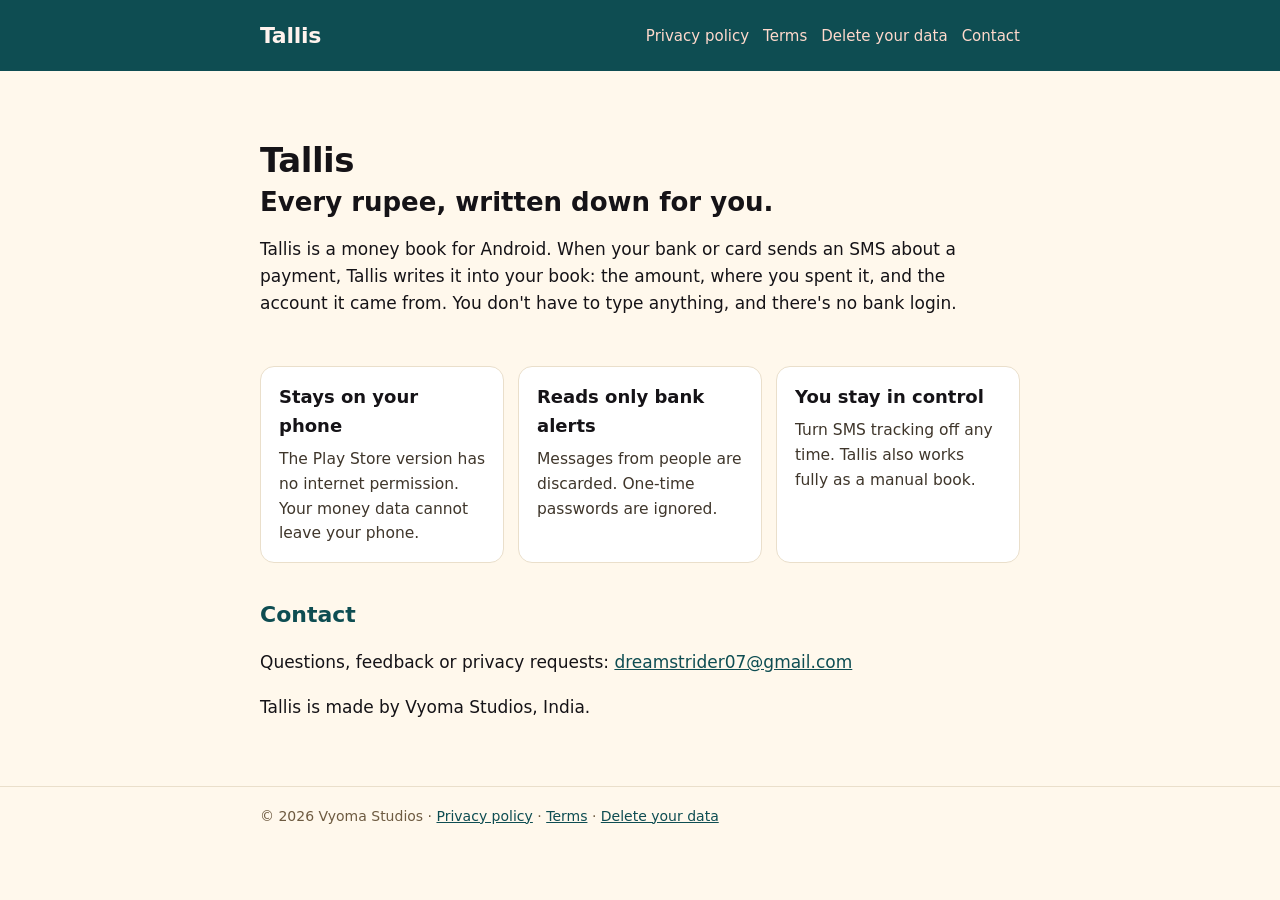
<file: index.html>
<!doctype html>
<html lang="en-IN">
<head>
  <meta charset="utf-8">
  <meta name="viewport" content="width=device-width, initial-scale=1">
  <title>Tallis: every rupee, written down for you</title>
  <meta name="description" content="Tallis turns your bank and card SMS alerts into a private money book on your phone. No bank login, and your data stays on your phone.">
  <link rel="stylesheet" href="assets/site.css">
</head>
<body>
  <header class="top"><div class="wrap">
    <a class="brand" href="./">Tallis</a>
    <nav><a href="privacy/">Privacy policy</a><a href="terms/">Terms</a><a href="delete-data/">Delete your data</a><a href="#contact">Contact</a></nav>
  </div></header>
  <main><div class="wrap">
    <section class="hero">
      <h1>Tallis</h1>
      <p class="tag">Every rupee, written down for you.</p>
      <p>Tallis is a money book for Android. When your bank or card sends an SMS about a payment, Tallis writes it into your book: the amount, where you spent it, and the account it came from. You don't have to type anything, and there's no bank login.</p>
    </section>
    <div class="cards">
      <div class="card"><h3>Stays on your phone</h3><p>The Play Store version has no internet permission. Your money data cannot leave your phone.</p></div>
      <div class="card"><h3>Reads only bank alerts</h3><p>Messages from people are discarded. One-time passwords are ignored.</p></div>
      <div class="card"><h3>You stay in control</h3><p>Turn SMS tracking off any time. Tallis also works fully as a manual book.</p></div>
    </div>
    <h2 id="contact">Contact</h2>
    <p>Questions, feedback or privacy requests: <a href="mailto:dreamstrider07@gmail.com">dreamstrider07@gmail.com</a></p>
    <p>Tallis is made by Vyoma Studios, India.</p>
  </div></main>
  <footer><div class="wrap">© 2026 Vyoma Studios · <a href="privacy/">Privacy policy</a> · <a href="terms/">Terms</a> · <a href="delete-data/">Delete your data</a></div></footer>
</body>
</html>
</file>
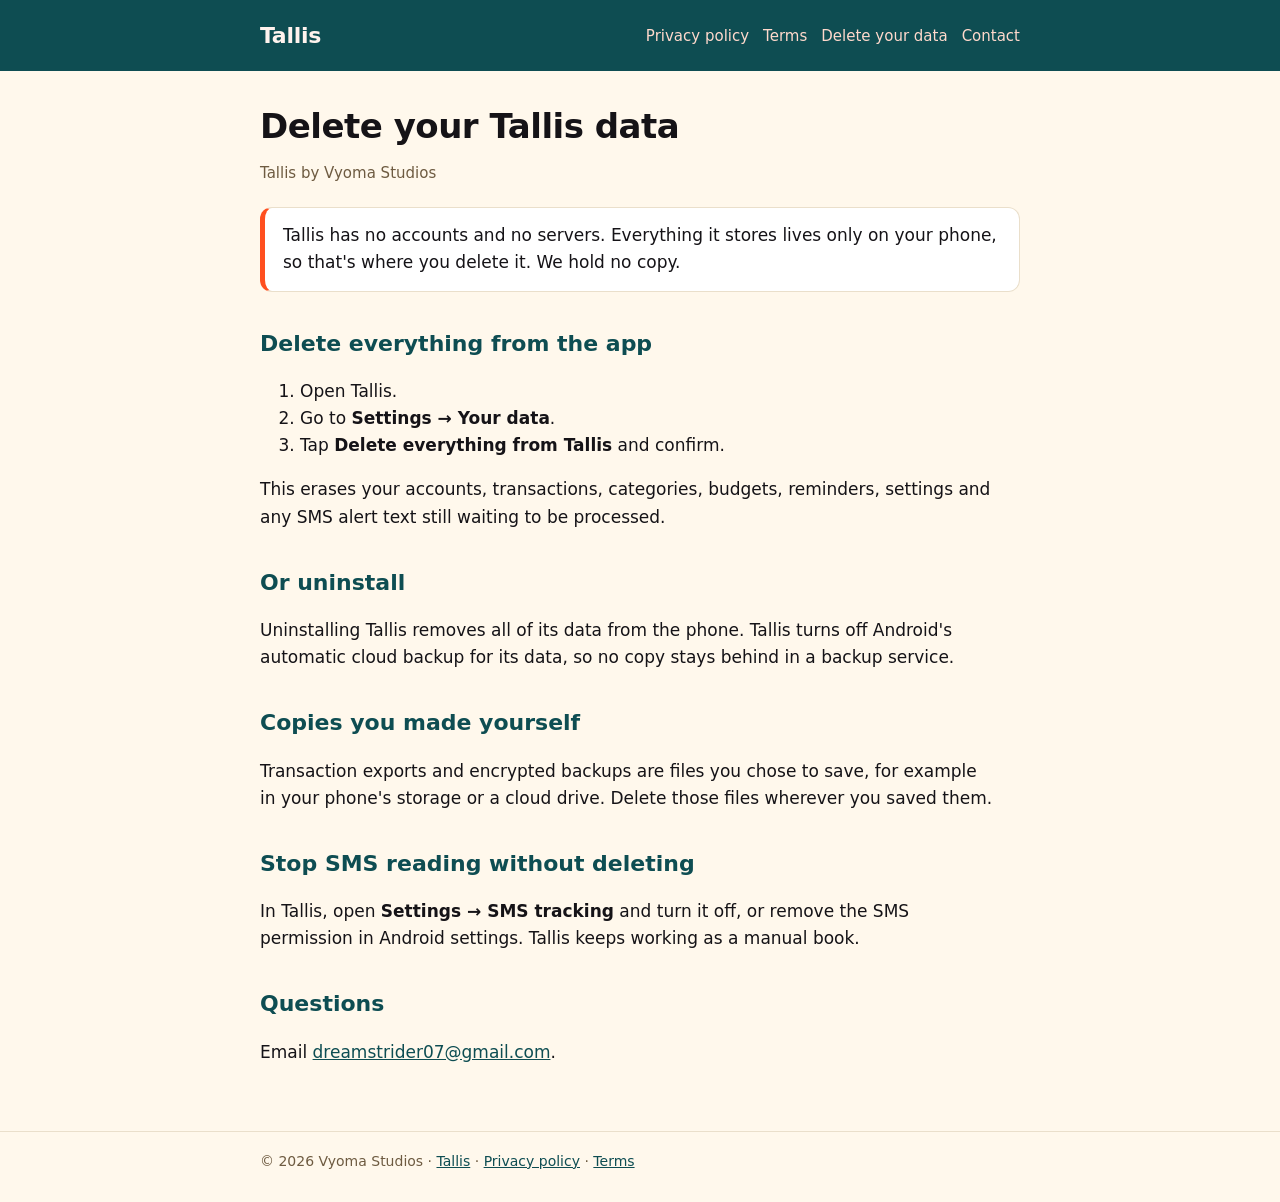
<file: delete-data/index.html>
<!doctype html>
<html lang="en-IN">
<head>
  <meta charset="utf-8">
  <meta name="viewport" content="width=device-width, initial-scale=1">
  <title>Delete your data · Tallis</title>
  <meta name="description" content="How to delete everything Tallis stores. Your data lives only on your phone, so you delete it there.">
  <link rel="stylesheet" href="../assets/site.css">
</head>
<body>
  <header class="top"><div class="wrap">
    <a class="brand" href="../">Tallis</a>
    <nav><a href="../privacy/">Privacy policy</a><a href="../terms/">Terms</a><a href="./">Delete your data</a><a href="../#contact">Contact</a></nav>
  </div></header>
  <main><div class="wrap">
    <h1>Delete your Tallis data</h1>
    <p class="meta">Tallis by Vyoma Studios</p>
    <div class="callout">Tallis has no accounts and no servers. Everything it stores lives only on your phone, so that's where you delete it. We hold no copy.</div>

    <h2>Delete everything from the app</h2>
    <ol>
      <li>Open Tallis.</li>
      <li>Go to <strong>Settings → Your data</strong>.</li>
      <li>Tap <strong>Delete everything from Tallis</strong> and confirm.</li>
    </ol>
    <p>This erases your accounts, transactions, categories, budgets, reminders, settings and any SMS alert text still waiting to be processed.</p>

    <h2>Or uninstall</h2>
    <p>Uninstalling Tallis removes all of its data from the phone. Tallis turns off Android's automatic cloud backup for its data, so no copy stays behind in a backup service.</p>

    <h2>Copies you made yourself</h2>
    <p>Transaction exports and encrypted backups are files you chose to save, for example in your phone's storage or a cloud drive. Delete those files wherever you saved them.</p>

    <h2>Stop SMS reading without deleting</h2>
    <p>In Tallis, open <strong>Settings → SMS tracking</strong> and turn it off, or remove the SMS permission in Android settings. Tallis keeps working as a manual book.</p>

    <h2>Questions</h2>
    <p>Email <a href="mailto:dreamstrider07@gmail.com">dreamstrider07@gmail.com</a>.</p>
  </div></main>
  <footer><div class="wrap">© 2026 Vyoma Studios · <a href="../">Tallis</a> · <a href="../privacy/">Privacy policy</a> · <a href="../terms/">Terms</a></div></footer>
</body>
</html>
</file>
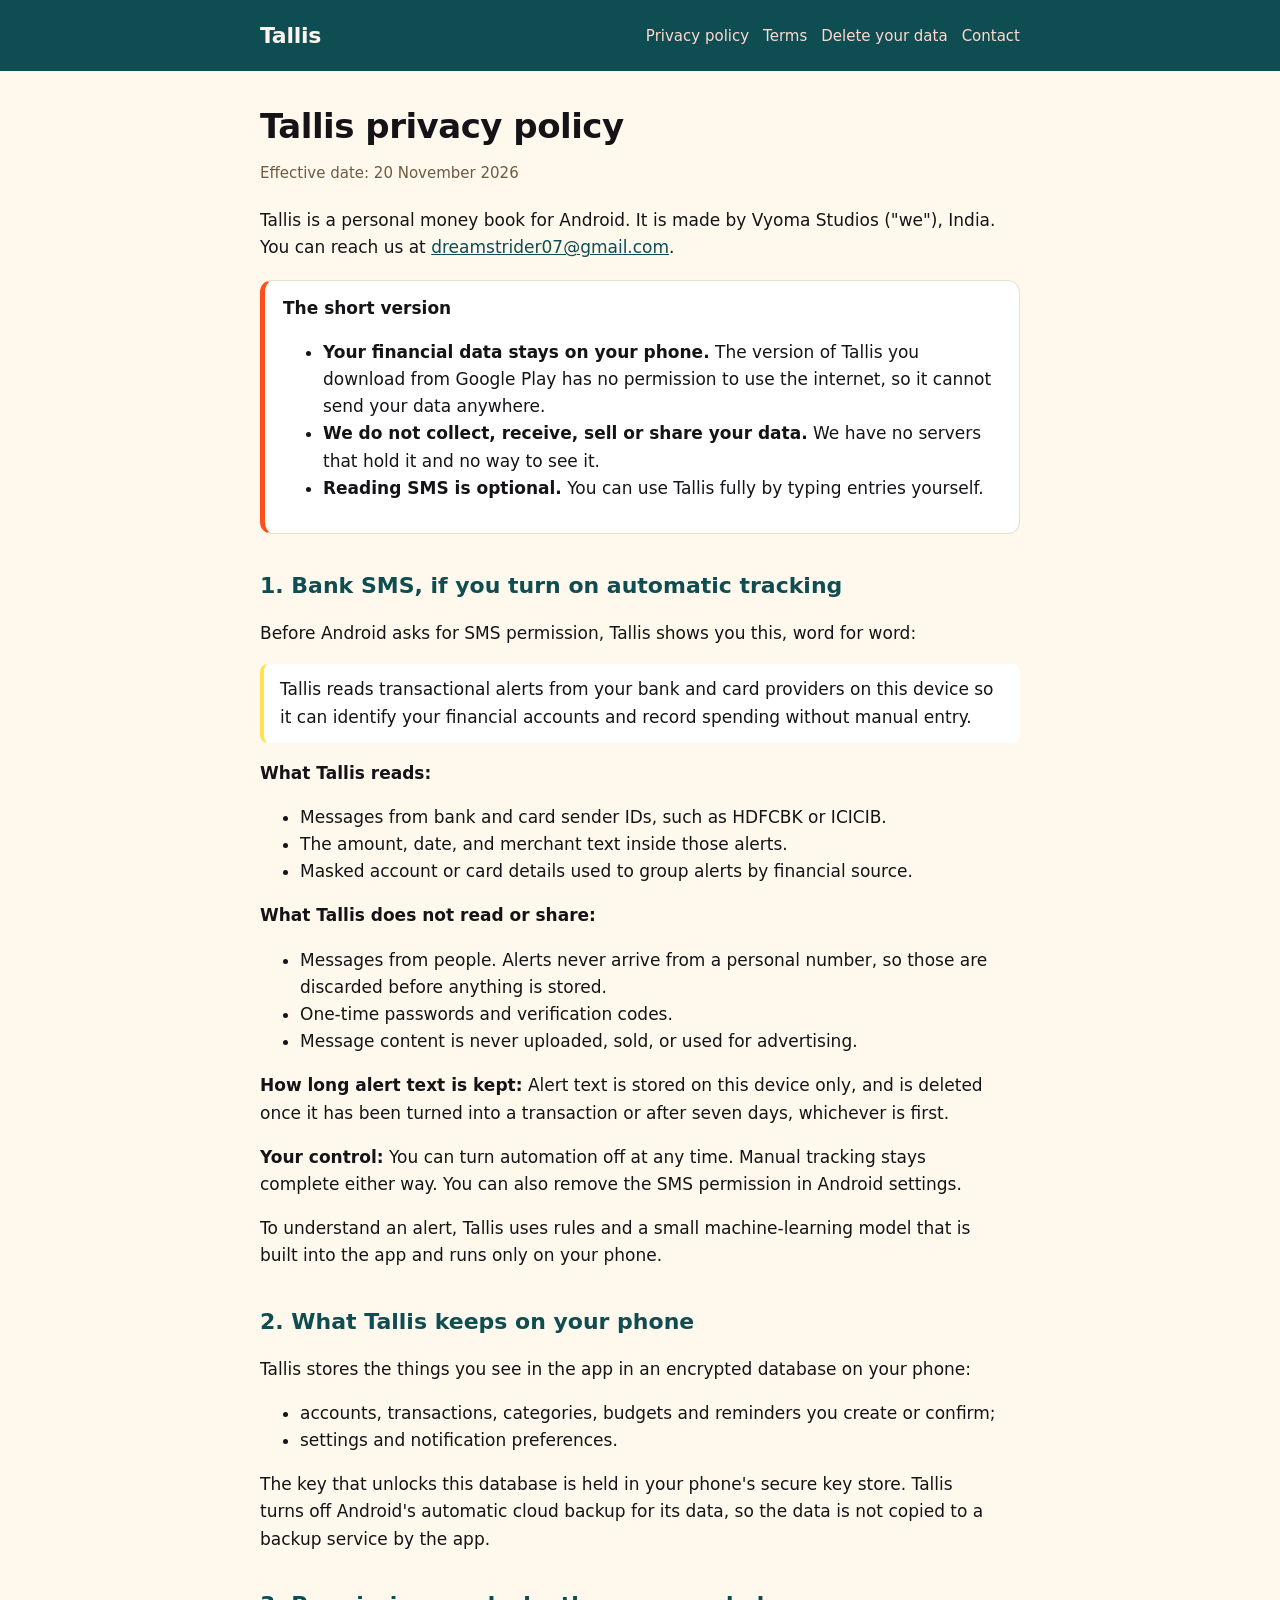
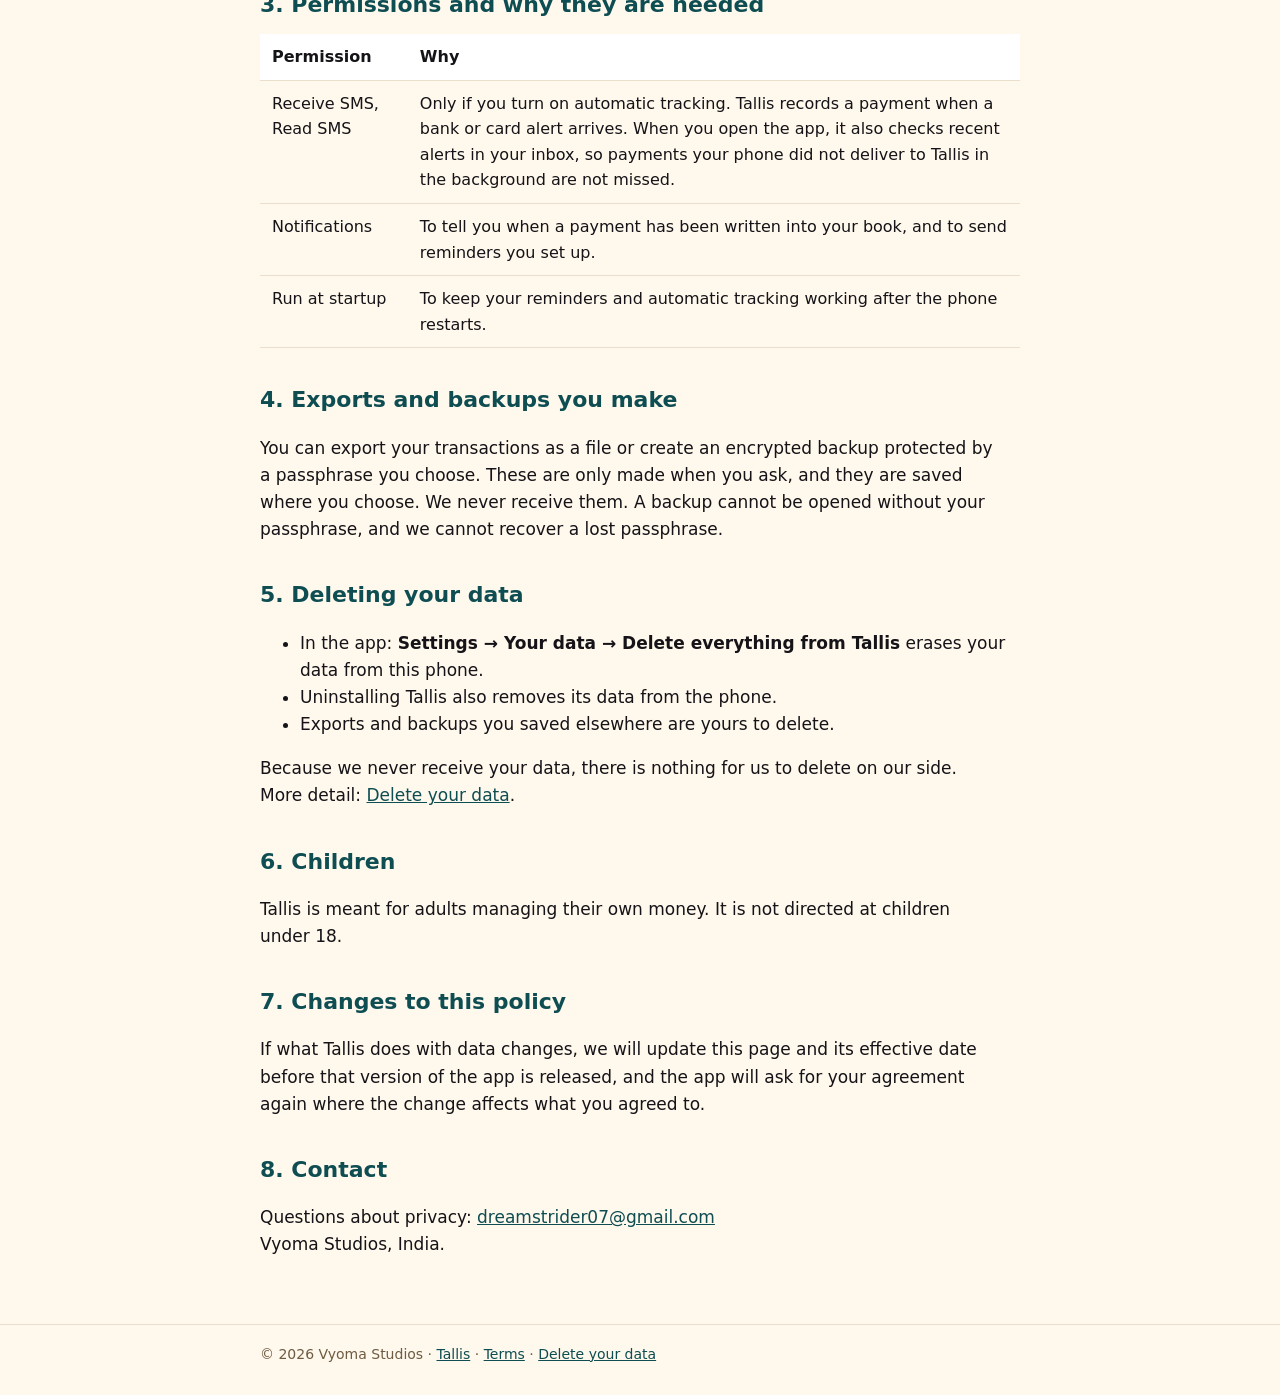
<file: privacy/index.html>
<!doctype html>
<html lang="en-IN">
<head>
  <meta charset="utf-8">
  <meta name="viewport" content="width=device-width, initial-scale=1">
  <title>Privacy policy · Tallis</title>
  <meta name="description" content="How Tallis handles your data: everything stays on your phone, nothing is collected or shared.">
  <link rel="stylesheet" href="../assets/site.css">
</head>
<body>
  <header class="top"><div class="wrap">
    <a class="brand" href="../">Tallis</a>
    <nav><a href="./">Privacy policy</a><a href="../terms/">Terms</a><a href="../delete-data/">Delete your data</a><a href="../#contact">Contact</a></nav>
  </div></header>
  <main><div class="wrap">
    <h1>Tallis privacy policy</h1>
    <p class="meta">Effective date: 20 November 2026</p>
    <p>Tallis is a personal money book for Android. It is made by Vyoma Studios ("we"), India. You can reach us at <a href="mailto:dreamstrider07@gmail.com">dreamstrider07@gmail.com</a>.</p>

    <div class="callout">
      <strong>The short version</strong>
      <ul>
        <li><strong>Your financial data stays on your phone.</strong> The version of Tallis you download from Google Play has no permission to use the internet, so it cannot send your data anywhere.</li>
        <li><strong>We do not collect, receive, sell or share your data.</strong> We have no servers that hold it and no way to see it.</li>
        <li><strong>Reading SMS is optional.</strong> You can use Tallis fully by typing entries yourself.</li>
      </ul>
    </div>

    <h2>1. Bank SMS, if you turn on automatic tracking</h2>
    <p>Before Android asks for SMS permission, Tallis shows you this, word for word:</p>
    <blockquote>Tallis reads transactional alerts from your bank and card providers on this device so it can identify your financial accounts and record spending without manual entry.</blockquote>
    <p><strong>What Tallis reads:</strong></p>
    <ul>
      <li>Messages from bank and card sender IDs, such as HDFCBK or ICICIB.</li>
      <li>The amount, date, and merchant text inside those alerts.</li>
      <li>Masked account or card details used to group alerts by financial source.</li>
    </ul>
    <p><strong>What Tallis does not read or share:</strong></p>
    <ul>
      <li>Messages from people. Alerts never arrive from a personal number, so those are discarded before anything is stored.</li>
      <li>One-time passwords and verification codes.</li>
      <li>Message content is never uploaded, sold, or used for advertising.</li>
    </ul>
    <p><strong>How long alert text is kept:</strong> Alert text is stored on this device only, and is deleted once it has been turned into a transaction or after seven days, whichever is first.</p>
    <p><strong>Your control:</strong> You can turn automation off at any time. Manual tracking stays complete either way. You can also remove the SMS permission in Android settings.</p>
    <p>To understand an alert, Tallis uses rules and a small machine-learning model that is built into the app and runs only on your phone.</p>

    <h2>2. What Tallis keeps on your phone</h2>
    <p>Tallis stores the things you see in the app in an encrypted database on your phone:</p>
    <ul>
      <li>accounts, transactions, categories, budgets and reminders you create or confirm;</li>
      <li>settings and notification preferences.</li>
    </ul>
    <p>The key that unlocks this database is held in your phone's secure key store. Tallis turns off Android's automatic cloud backup for its data, so the data is not copied to a backup service by the app.</p>

    <h2>3. Permissions and why they are needed</h2>
    <table>
      <tr><th>Permission</th><th>Why</th></tr>
      <tr><td>Receive SMS, Read SMS</td><td>Only if you turn on automatic tracking. Tallis records a payment when a bank or card alert arrives. When you open the app, it also checks recent alerts in your inbox, so payments your phone did not deliver to Tallis in the background are not missed.</td></tr>
      <tr><td>Notifications</td><td>To tell you when a payment has been written into your book, and to send reminders you set up.</td></tr>
      <tr><td>Run at startup</td><td>To keep your reminders and automatic tracking working after the phone restarts.</td></tr>
    </table>

    <h2>4. Exports and backups you make</h2>
    <p>You can export your transactions as a file or create an encrypted backup protected by a passphrase you choose. These are only made when you ask, and they are saved where you choose. We never receive them. A backup cannot be opened without your passphrase, and we cannot recover a lost passphrase.</p>

    <h2>5. Deleting your data</h2>
    <ul>
      <li>In the app: <strong>Settings → Your data → Delete everything from Tallis</strong> erases your data from this phone.</li>
      <li>Uninstalling Tallis also removes its data from the phone.</li>
      <li>Exports and backups you saved elsewhere are yours to delete.</li>
    </ul>
    <p>Because we never receive your data, there is nothing for us to delete on our side. More detail: <a href="../delete-data/">Delete your data</a>.</p>

    <h2>6. Children</h2>
    <p>Tallis is meant for adults managing their own money. It is not directed at children under 18.</p>

    <h2>7. Changes to this policy</h2>
    <p>If what Tallis does with data changes, we will update this page and its effective date before that version of the app is released, and the app will ask for your agreement again where the change affects what you agreed to.</p>

    <h2>8. Contact</h2>
    <p>Questions about privacy: <a href="mailto:dreamstrider07@gmail.com">dreamstrider07@gmail.com</a><br>Vyoma Studios, India.</p>
  </div></main>
  <footer><div class="wrap">© 2026 Vyoma Studios · <a href="../">Tallis</a> · <a href="../terms/">Terms</a> · <a href="../delete-data/">Delete your data</a></div></footer>
</body>
</html>
</file>
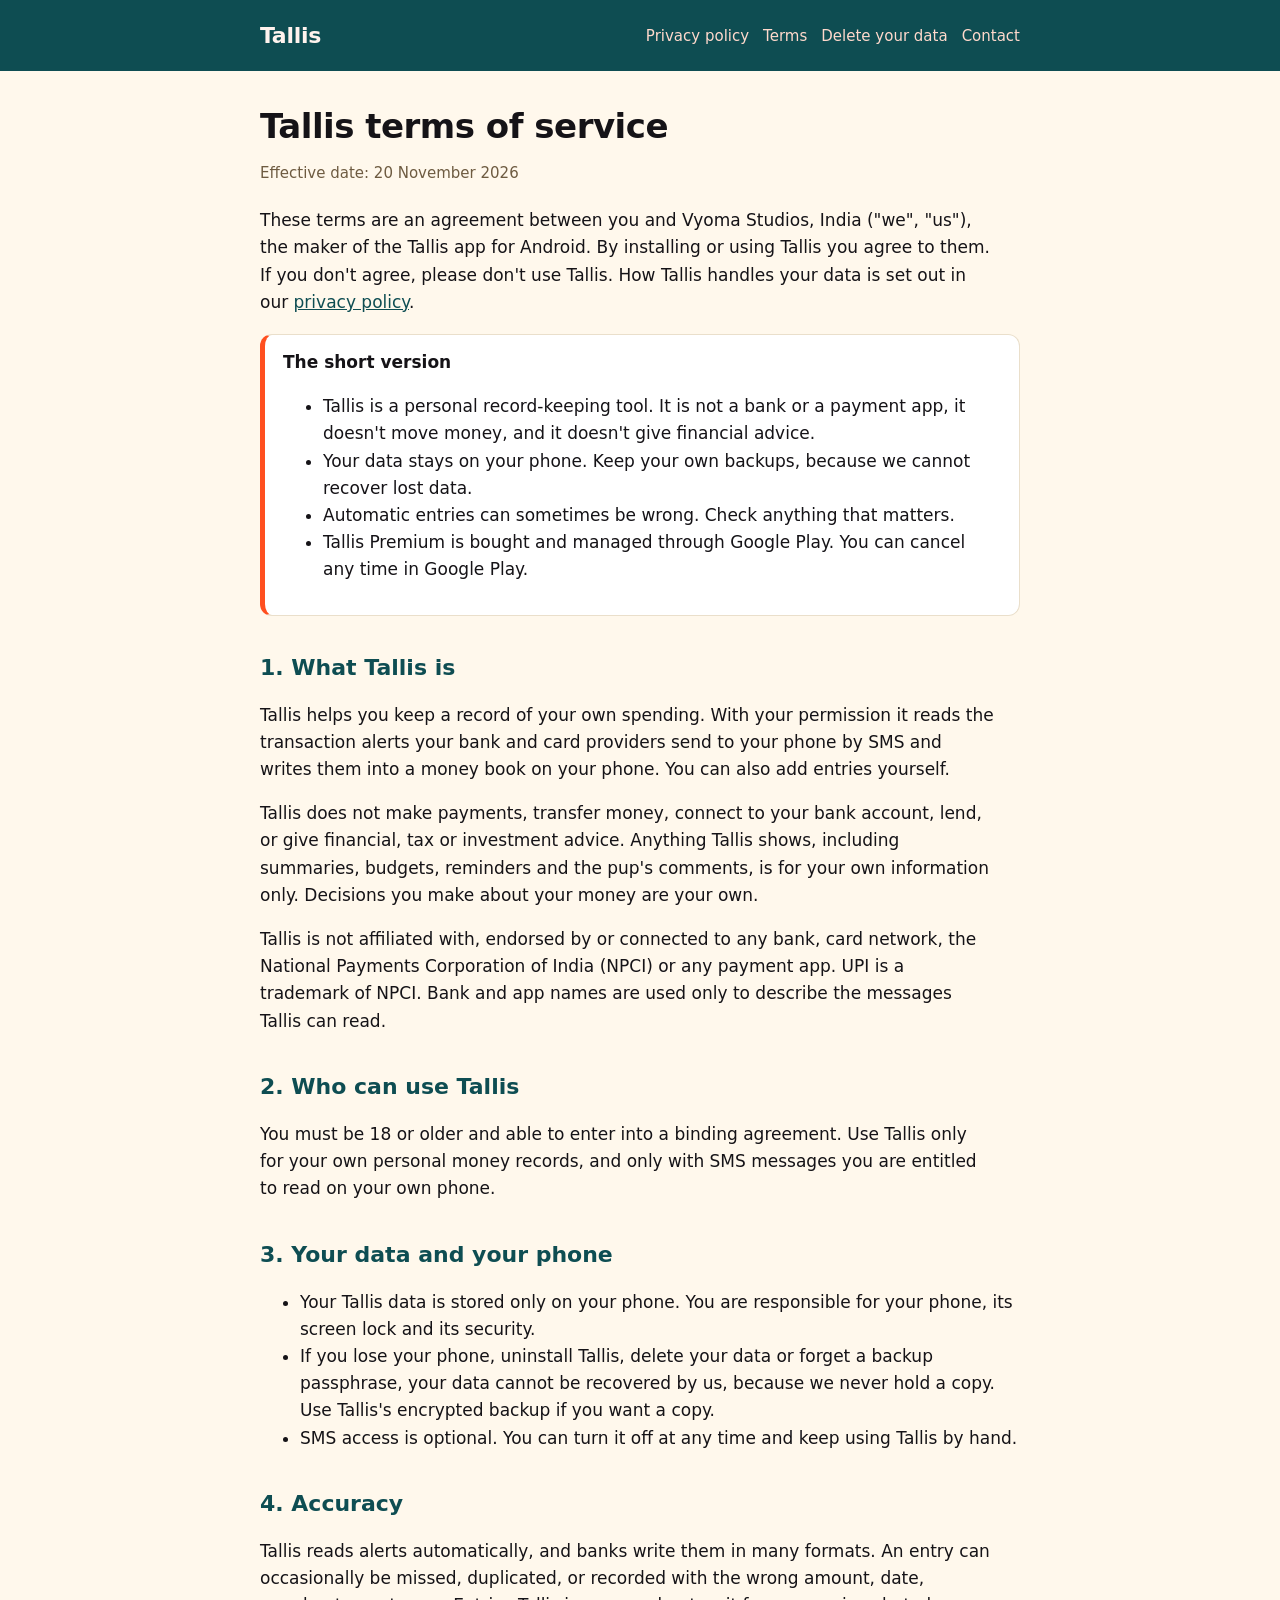
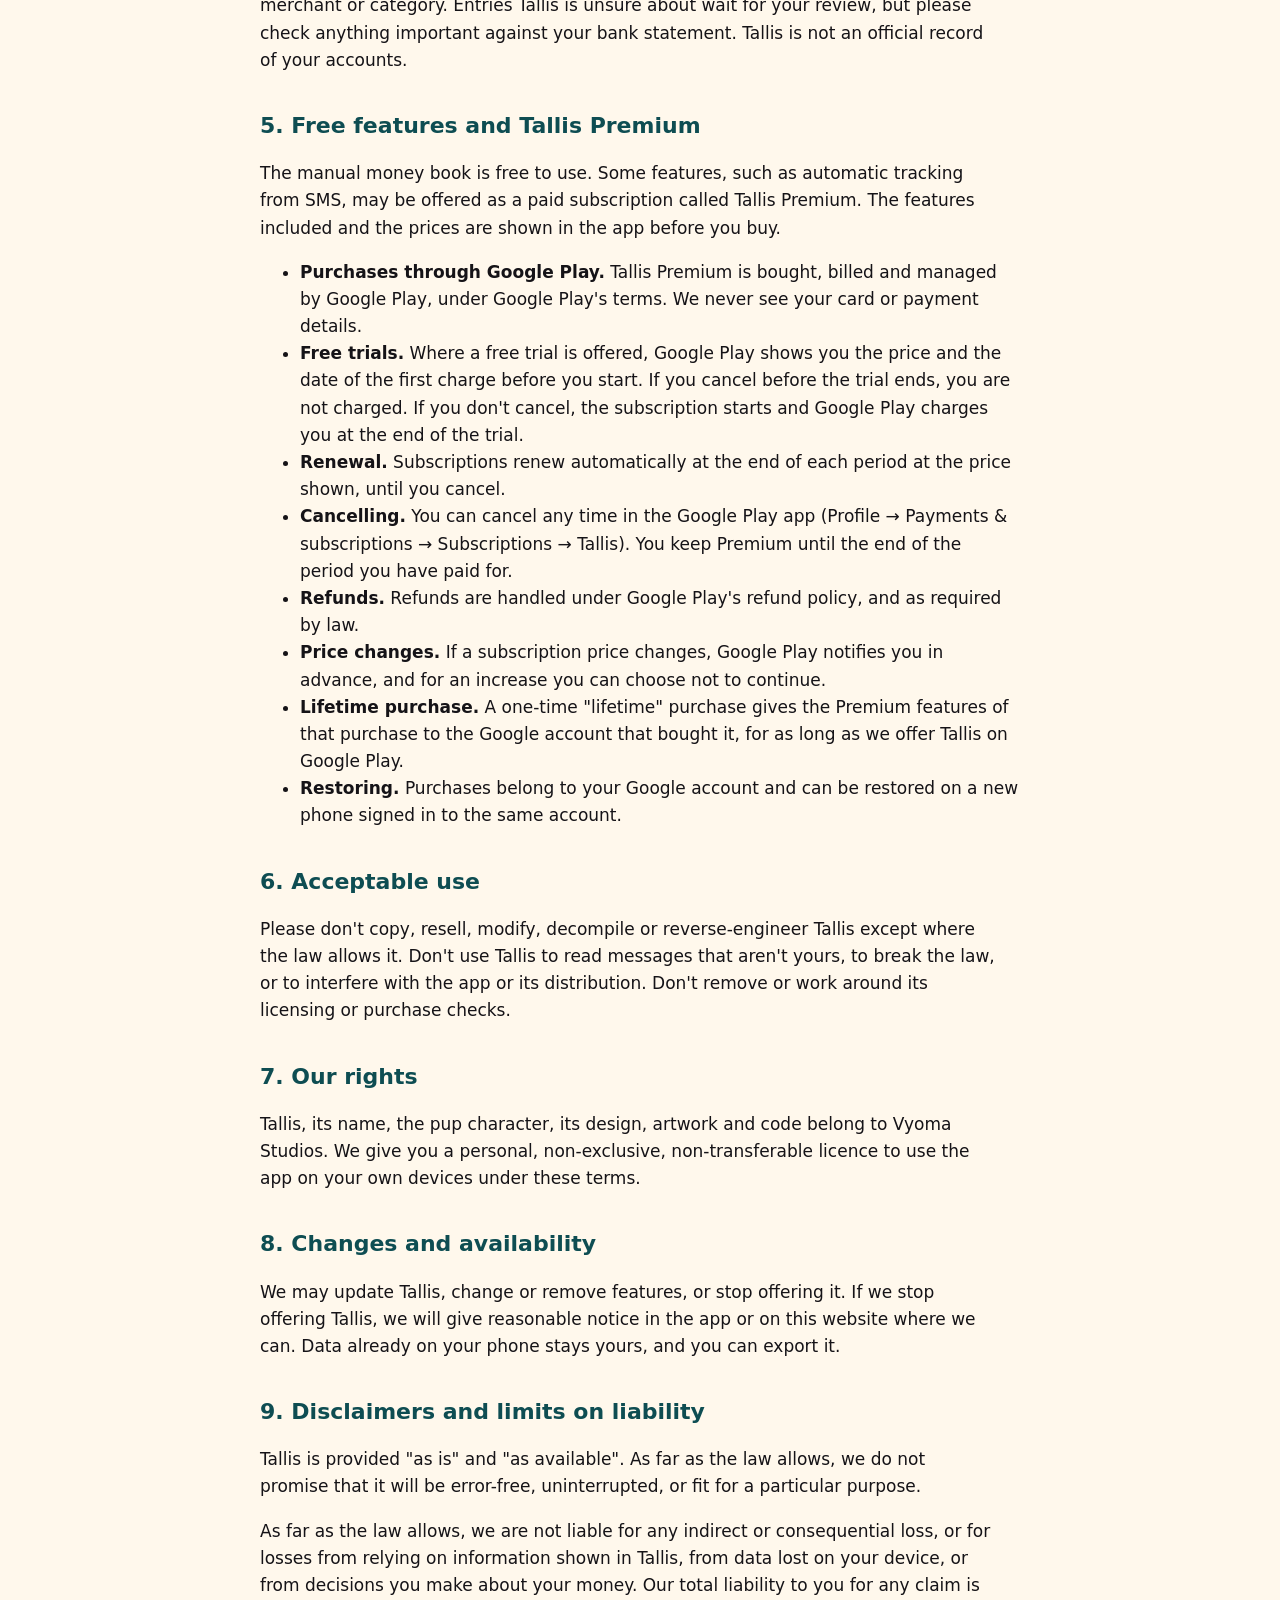
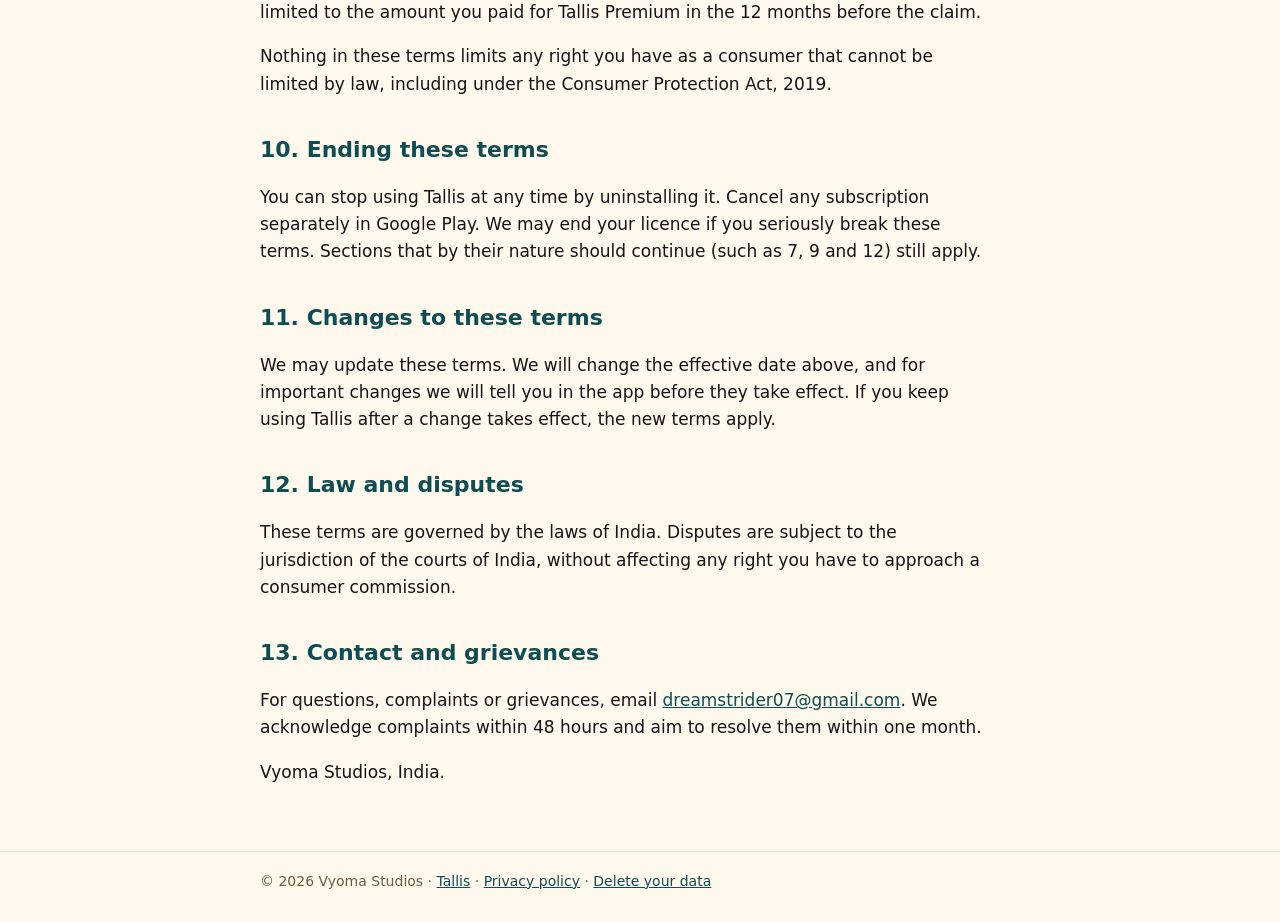
<file: terms/index.html>
<!doctype html>
<html lang="en-IN">
<head>
  <meta charset="utf-8">
  <meta name="viewport" content="width=device-width, initial-scale=1">
  <title>Terms of service · Tallis</title>
  <meta name="description" content="The terms for using Tallis, the money book that writes itself, including Tallis Premium.">
  <link rel="stylesheet" href="../assets/site.css">
</head>
<body>
  <header class="top"><div class="wrap">
    <a class="brand" href="../">Tallis</a>
    <nav><a href="../privacy/">Privacy policy</a><a href="./">Terms</a><a href="../delete-data/">Delete your data</a><a href="../#contact">Contact</a></nav>
  </div></header>
  <main><div class="wrap">
    <h1>Tallis terms of service</h1>
    <p class="meta">Effective date: 20 November 2026</p>
    <p>These terms are an agreement between you and Vyoma Studios, India ("we", "us"), the maker of the Tallis app for Android. By installing or using Tallis you agree to them. If you don't agree, please don't use Tallis. How Tallis handles your data is set out in our <a href="../privacy/">privacy policy</a>.</p>

    <div class="callout">
      <strong>The short version</strong>
      <ul>
        <li>Tallis is a personal record-keeping tool. It is not a bank or a payment app, it doesn't move money, and it doesn't give financial advice.</li>
        <li>Your data stays on your phone. Keep your own backups, because we cannot recover lost data.</li>
        <li>Automatic entries can sometimes be wrong. Check anything that matters.</li>
        <li>Tallis Premium is bought and managed through Google Play. You can cancel any time in Google Play.</li>
      </ul>
    </div>

    <h2>1. What Tallis is</h2>
    <p>Tallis helps you keep a record of your own spending. With your permission it reads the transaction alerts your bank and card providers send to your phone by SMS and writes them into a money book on your phone. You can also add entries yourself.</p>
    <p>Tallis does not make payments, transfer money, connect to your bank account, lend, or give financial, tax or investment advice. Anything Tallis shows, including summaries, budgets, reminders and the pup's comments, is for your own information only. Decisions you make about your money are your own.</p>
    <p>Tallis is not affiliated with, endorsed by or connected to any bank, card network, the National Payments Corporation of India (NPCI) or any payment app. UPI is a trademark of NPCI. Bank and app names are used only to describe the messages Tallis can read.</p>

    <h2>2. Who can use Tallis</h2>
    <p>You must be 18 or older and able to enter into a binding agreement. Use Tallis only for your own personal money records, and only with SMS messages you are entitled to read on your own phone.</p>

    <h2>3. Your data and your phone</h2>
    <ul>
      <li>Your Tallis data is stored only on your phone. You are responsible for your phone, its screen lock and its security.</li>
      <li>If you lose your phone, uninstall Tallis, delete your data or forget a backup passphrase, your data cannot be recovered by us, because we never hold a copy. Use Tallis's encrypted backup if you want a copy.</li>
      <li>SMS access is optional. You can turn it off at any time and keep using Tallis by hand.</li>
    </ul>

    <h2>4. Accuracy</h2>
    <p>Tallis reads alerts automatically, and banks write them in many formats. An entry can occasionally be missed, duplicated, or recorded with the wrong amount, date, merchant or category. Entries Tallis is unsure about wait for your review, but please check anything important against your bank statement. Tallis is not an official record of your accounts.</p>

    <h2>5. Free features and Tallis Premium</h2>
    <p>The manual money book is free to use. Some features, such as automatic tracking from SMS, may be offered as a paid subscription called Tallis Premium. The features included and the prices are shown in the app before you buy.</p>
    <ul>
      <li><strong>Purchases through Google Play.</strong> Tallis Premium is bought, billed and managed by Google Play, under Google Play's terms. We never see your card or payment details.</li>
      <li><strong>Free trials.</strong> Where a free trial is offered, Google Play shows you the price and the date of the first charge before you start. If you cancel before the trial ends, you are not charged. If you don't cancel, the subscription starts and Google Play charges you at the end of the trial.</li>
      <li><strong>Renewal.</strong> Subscriptions renew automatically at the end of each period at the price shown, until you cancel.</li>
      <li><strong>Cancelling.</strong> You can cancel any time in the Google Play app (Profile → Payments &amp; subscriptions → Subscriptions → Tallis). You keep Premium until the end of the period you have paid for.</li>
      <li><strong>Refunds.</strong> Refunds are handled under Google Play's refund policy, and as required by law.</li>
      <li><strong>Price changes.</strong> If a subscription price changes, Google Play notifies you in advance, and for an increase you can choose not to continue.</li>
      <li><strong>Lifetime purchase.</strong> A one-time "lifetime" purchase gives the Premium features of that purchase to the Google account that bought it, for as long as we offer Tallis on Google Play.</li>
      <li><strong>Restoring.</strong> Purchases belong to your Google account and can be restored on a new phone signed in to the same account.</li>
    </ul>

    <h2>6. Acceptable use</h2>
    <p>Please don't copy, resell, modify, decompile or reverse-engineer Tallis except where the law allows it. Don't use Tallis to read messages that aren't yours, to break the law, or to interfere with the app or its distribution. Don't remove or work around its licensing or purchase checks.</p>

    <h2>7. Our rights</h2>
    <p>Tallis, its name, the pup character, its design, artwork and code belong to Vyoma Studios. We give you a personal, non-exclusive, non-transferable licence to use the app on your own devices under these terms.</p>

    <h2>8. Changes and availability</h2>
    <p>We may update Tallis, change or remove features, or stop offering it. If we stop offering Tallis, we will give reasonable notice in the app or on this website where we can. Data already on your phone stays yours, and you can export it.</p>

    <h2>9. Disclaimers and limits on liability</h2>
    <p>Tallis is provided "as is" and "as available". As far as the law allows, we do not promise that it will be error-free, uninterrupted, or fit for a particular purpose.</p>
    <p>As far as the law allows, we are not liable for any indirect or consequential loss, or for losses from relying on information shown in Tallis, from data lost on your device, or from decisions you make about your money. Our total liability to you for any claim is limited to the amount you paid for Tallis Premium in the 12 months before the claim.</p>
    <p>Nothing in these terms limits any right you have as a consumer that cannot be limited by law, including under the Consumer Protection Act, 2019.</p>

    <h2>10. Ending these terms</h2>
    <p>You can stop using Tallis at any time by uninstalling it. Cancel any subscription separately in Google Play. We may end your licence if you seriously break these terms. Sections that by their nature should continue (such as 7, 9 and 12) still apply.</p>

    <h2>11. Changes to these terms</h2>
    <p>We may update these terms. We will change the effective date above, and for important changes we will tell you in the app before they take effect. If you keep using Tallis after a change takes effect, the new terms apply.</p>

    <h2>12. Law and disputes</h2>
    <p>These terms are governed by the laws of India. Disputes are subject to the jurisdiction of the courts of India, without affecting any right you have to approach a consumer commission.</p>

    <h2>13. Contact and grievances</h2>
    <p>For questions, complaints or grievances, email <a href="mailto:dreamstrider07@gmail.com">dreamstrider07@gmail.com</a>. We acknowledge complaints within 48 hours and aim to resolve them within one month.</p>
    <p>Vyoma Studios, India.</p>
  </div></main>
  <footer><div class="wrap">© 2026 Vyoma Studios · <a href="../">Tallis</a> · <a href="../privacy/">Privacy policy</a> · <a href="../delete-data/">Delete your data</a></div></footer>
</body>
</html>
</file>
<file: assets/site.css>
:root {
  --paper: #FFF8EC;
  --ink: #151317;
  --muted: #6E5B41;
  --rule: #EADFCB;
  --teal: #0E4D52;
  --vermilion: #FF4F1F;
  --lemon: #FFE14D;
}
* { box-sizing: border-box; }
html { -webkit-text-size-adjust: 100%; }
body {
  margin: 0;
  background: var(--paper);
  color: var(--ink);
  font: 17px/1.6 system-ui, -apple-system, "Segoe UI", Roboto, "Noto Sans", sans-serif;
}
header.top {
  background: var(--teal);
  color: #FFF3EE;
  padding: 18px 16px;
}
header.top .wrap { display: flex; align-items: center; justify-content: space-between; gap: 12px; flex-wrap: wrap; }
header.top a.brand { color: #FFF3EE; text-decoration: none; font-weight: 800; font-size: 22px; letter-spacing: -0.3px; }
header.top nav a { color: #FFD9CC; text-decoration: none; margin-left: 14px; font-size: 15px; }
header.top nav a:hover, header.top nav a:focus { text-decoration: underline; }
.wrap { max-width: 760px; margin: 0 auto; }
main { padding: 28px 16px 48px; }
h1 { font-size: 34px; line-height: 1.15; margin: 8px 0 6px; letter-spacing: -0.5px; }
h2 { font-size: 22px; margin: 34px 0 8px; color: var(--teal); }
p, li { max-width: 68ch; }
a { color: var(--teal); }
.meta { color: var(--muted); font-size: 15px; margin-bottom: 22px; }
.callout {
  background: #fff;
  border: 1px solid var(--rule);
  border-left: 5px solid var(--vermilion);
  border-radius: 12px;
  padding: 14px 18px;
  margin: 18px 0;
}
blockquote {
  margin: 14px 0;
  padding: 12px 16px;
  background: #fff;
  border-left: 4px solid var(--lemon);
  border-radius: 8px;
}
table { border-collapse: collapse; width: 100%; margin: 12px 0; font-size: 16px; }
th, td { text-align: left; vertical-align: top; padding: 10px 12px; border-bottom: 1px solid var(--rule); }
th { background: #fff; }
.hero { padding: 34px 0 10px; }
.hero .tag { font-size: 26px; font-weight: 700; line-height: 1.25; margin: 0 0 14px; }
.cards { display: grid; grid-template-columns: repeat(auto-fit, minmax(210px, 1fr)); gap: 14px; margin: 22px 0; }
.card { background: #fff; border: 1px solid var(--rule); border-radius: 14px; padding: 16px 18px; }
.card h3 { margin: 0 0 6px; font-size: 18px; }
.card p { margin: 0; color: #3F362B; font-size: 15.5px; }
footer { border-top: 1px solid var(--rule); padding: 18px 16px 30px; color: var(--muted); font-size: 14px; }
@media (max-width: 480px) {
  h1 { font-size: 28px; }
  .hero .tag { font-size: 22px; }
  header.top nav a { margin: 0 14px 0 0; }
}
</file>
